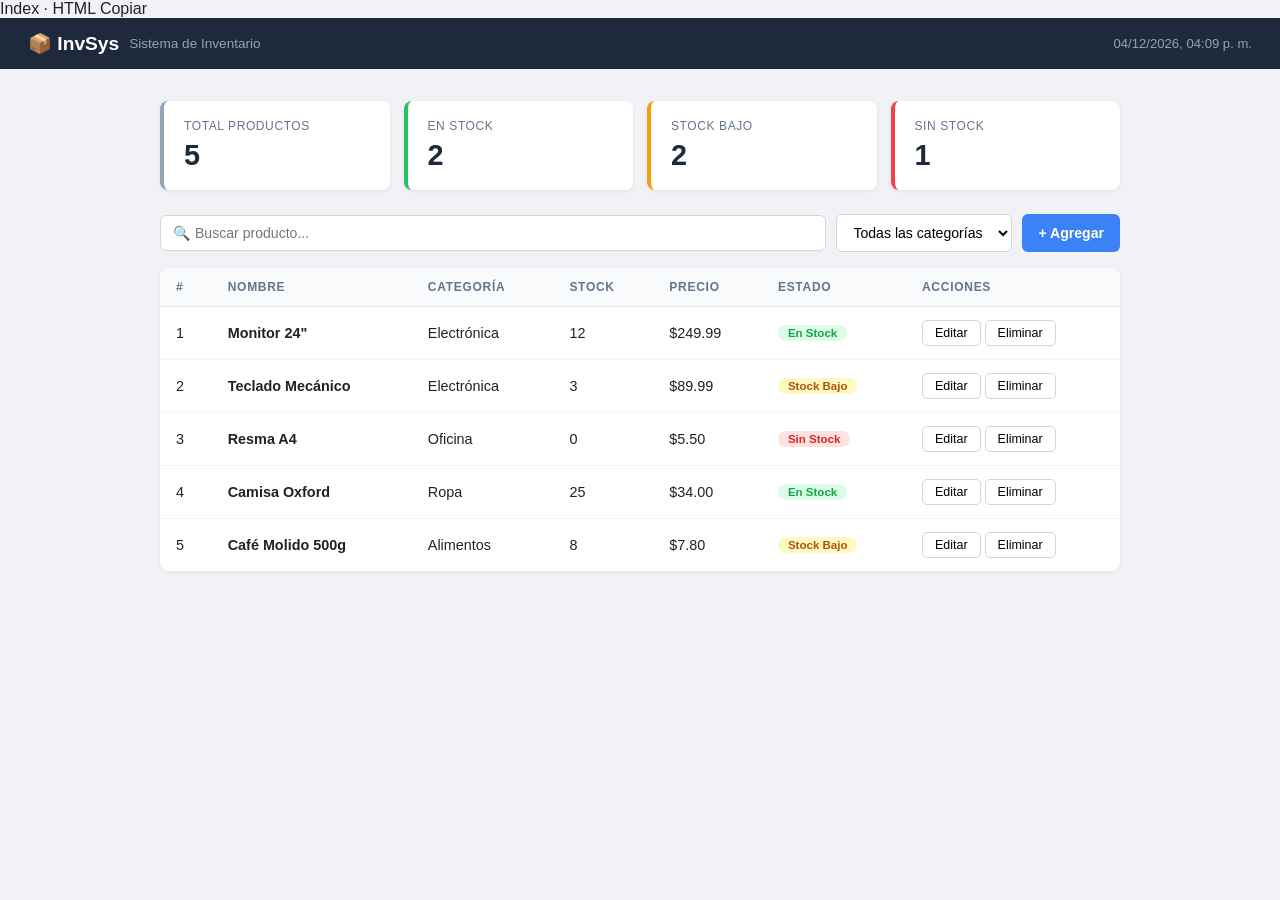
<file: index.html>
Index · HTML
Copiar

<!DOCTYPE html>
<html lang="es">
<head>
  <meta charset="UTF-8" />
  <meta name="viewport" content="width=device-width, initial-scale=1.0"/>
  <title>Inventory Management System</title>
  <link rel="stylesheet" href="style.css" />
</head>
<body>
 
  <header class="topbar">
    <div class="topbar-left">
      <span class="logo">📦 InvSys</span>
      <span class="subtitle">Sistema de Inventario</span>
    </div>
    <span class="date" id="liveDate"></span>
  </header>
 
  <main class="container">
 
    <!-- STATS -->
    <div class="stats-grid">
      <div class="stat-card">
        <span class="stat-label">Total Productos</span>
        <span class="stat-value" id="statTotal">0</span>
      </div>
      <div class="stat-card green">
        <span class="stat-label">En Stock</span>
        <span class="stat-value" id="statOk">0</span>
      </div>
      <div class="stat-card yellow">
        <span class="stat-label">Stock Bajo</span>
        <span class="stat-value" id="statLow">0</span>
      </div>
      <div class="stat-card red">
        <span class="stat-label">Sin Stock</span>
        <span class="stat-value" id="statOut">0</span>
      </div>
    </div>
 
    <!-- TOOLBAR -->
    <div class="toolbar">
      <div class="toolbar-top">
        <input type="text" id="searchInput" placeholder="🔍 Buscar producto..." />
      </div>
      <div class="toolbar-bottom">
        <select id="filterCategory">
          <option value="">Todas las categorías</option>
          <option>Electrónica</option>
          <option>Ropa</option>
          <option>Alimentos</option>
          <option>Oficina</option>
        </select>
        <button class="btn-add" id="openModal">+ Agregar</button>
      </div>
    </div>
 
    <!-- TABLE (desktop) -->
    <div class="table-wrapper desktop-only">
      <table>
        <thead>
          <tr>
            <th>#</th>
            <th>Nombre</th>
            <th>Categoría</th>
            <th>Stock</th>
            <th>Precio</th>
            <th>Estado</th>
            <th>Acciones</th>
          </tr>
        </thead>
        <tbody id="productTable"></tbody>
      </table>
    </div>
 
    <!-- CARDS (mobile) -->
    <div class="card-list mobile-only" id="productCardList"></div>
 
  </main>
 
  <!-- MODAL -->
  <div class="modal-overlay" id="modal">
    <div class="modal">
      <div class="modal-handle mobile-only"></div>
      <div class="modal-header">
        <h2 id="modalTitle">Agregar Producto</h2>
        <button id="closeModal">✕</button>
      </div>
      <form id="productForm">
        <input type="hidden" id="editId"/>
 
        <label>Nombre</label>
        <input type="text" id="fName" placeholder="Ej: Monitor 24'" required/>
 
        <div class="form-row">
          <div>
            <label>Categoría</label>
            <select id="fCategory" required>
              <option value="">Seleccionar...</option>
              <option>Electrónica</option>
              <option>Ropa</option>
              <option>Alimentos</option>
              <option>Oficina</option>
            </select>
          </div>
          <div>
            <label>Stock</label>
            <input type="number" id="fStock" placeholder="0" min="0" required/>
          </div>
        </div>
 
        <div class="form-row">
          <div>
            <label>Precio ($)</label>
            <input type="number" id="fPrice" placeholder="0.00" min="0" step="0.01" required/>
          </div>
          <div>
            <label>Stock Mínimo</label>
            <input type="number" id="fMinStock" value="5" min="0"/>
          </div>
        </div>
 
        <div class="form-actions">
          <button type="button" id="cancelModal" class="btn-cancel">Cancelar</button>
          <button type="submit" class="btn-save">Guardar</button>
        </div>
      </form>
    </div>
  </div>
 
  <script src="script.js"></script>
</body>
</html>
</file>
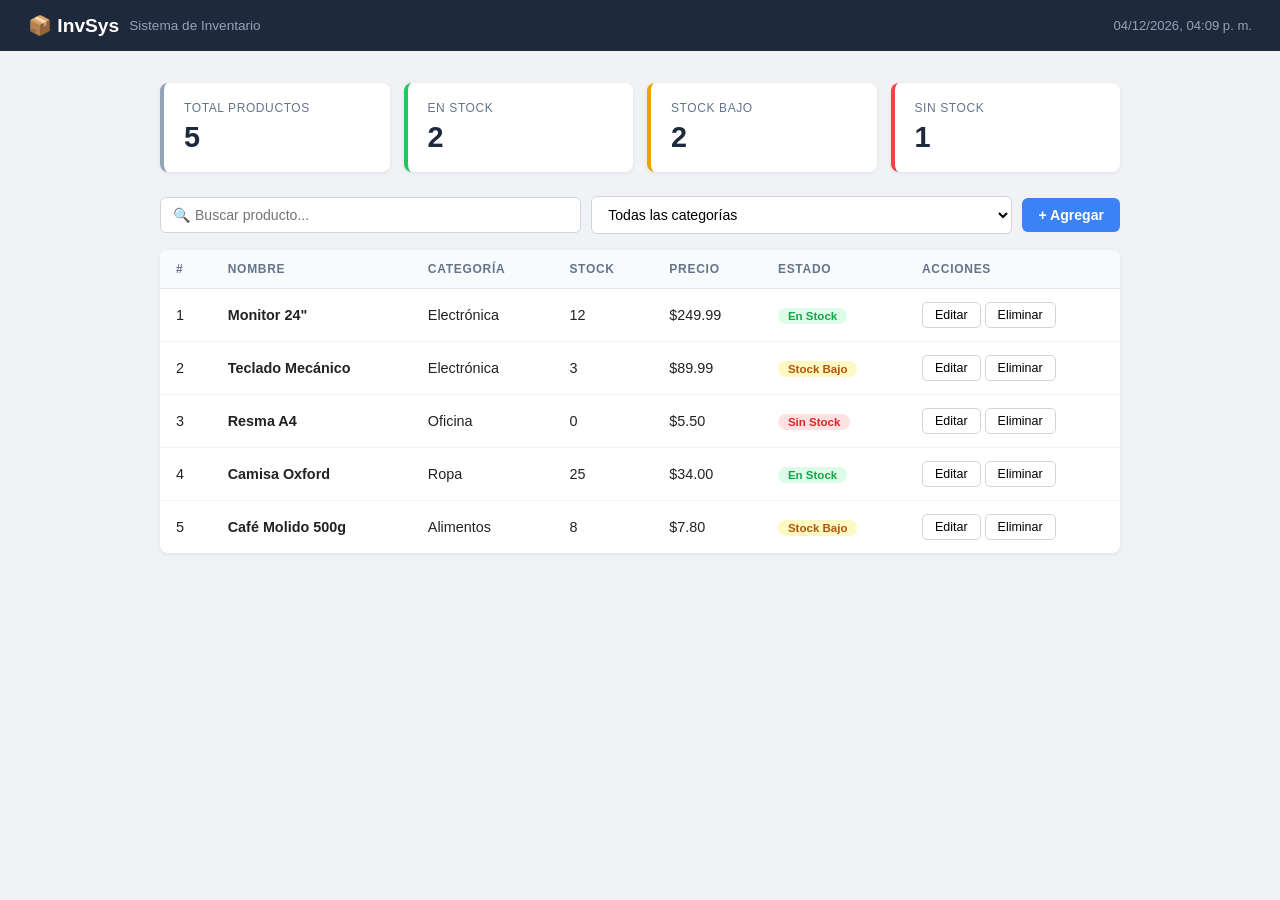
<file: index (4).html>
<!DOCTYPE html>
<html lang="es">
<head>
  <meta charset="UTF-8" />
  <meta name="viewport" content="width=device-width, initial-scale=1.0"/>
  <title>Inventory Management System</title>
  <link rel="stylesheet" href="style.css" />
</head>
<body>

  <header class="topbar">
    <div class="topbar-left">
      <span class="logo">📦 InvSys</span>
      <span class="subtitle">Sistema de Inventario</span>
    </div>
    <span class="date" id="liveDate"></span>
  </header>

  <main class="container">

    <!-- STATS -->
    <div class="stats-grid">
      <div class="stat-card">
        <span class="stat-label">Total Productos</span>
        <span class="stat-value" id="statTotal">0</span>
      </div>
      <div class="stat-card green">
        <span class="stat-label">En Stock</span>
        <span class="stat-value" id="statOk">0</span>
      </div>
      <div class="stat-card yellow">
        <span class="stat-label">Stock Bajo</span>
        <span class="stat-value" id="statLow">0</span>
      </div>
      <div class="stat-card red">
        <span class="stat-label">Sin Stock</span>
        <span class="stat-value" id="statOut">0</span>
      </div>
    </div>

    <!-- TOOLBAR -->
    <div class="toolbar">
      <input type="text" id="searchInput" placeholder="🔍 Buscar producto..." />
      <select id="filterCategory">
        <option value="">Todas las categorías</option>
        <option>Electrónica</option>
        <option>Ropa</option>
        <option>Alimentos</option>
        <option>Oficina</option>
      </select>
      <button class="btn-add" id="openModal">+ Agregar</button>
    </div>

    <!-- TABLE -->
    <div class="table-wrapper">
      <table>
        <thead>
          <tr>
            <th>#</th>
            <th>Nombre</th>
            <th>Categoría</th>
            <th>Stock</th>
            <th>Precio</th>
            <th>Estado</th>
            <th>Acciones</th>
          </tr>
        </thead>
        <tbody id="productTable"></tbody>
      </table>
    </div>

  </main>

  <!-- MODAL -->
  <div class="modal-overlay" id="modal">
    <div class="modal">
      <div class="modal-header">
        <h2 id="modalTitle">Agregar Producto</h2>
        <button id="closeModal">✕</button>
      </div>
      <form id="productForm">
        <input type="hidden" id="editId"/>

        <label>Nombre</label>
        <input type="text" id="fName" placeholder="Ej: Monitor 24'" required/>

        <div class="form-row">
          <div>
            <label>Categoría</label>
            <select id="fCategory" required>
              <option value="">Seleccionar...</option>
              <option>Electrónica</option>
              <option>Ropa</option>
              <option>Alimentos</option>
              <option>Oficina</option>
            </select>
          </div>
          <div>
            <label>Stock</label>
            <input type="number" id="fStock" placeholder="0" min="0" required/>
          </div>
        </div>

        <div class="form-row">
          <div>
            <label>Precio ($)</label>
            <input type="number" id="fPrice" placeholder="0.00" min="0" step="0.01" required/>
          </div>
          <div>
            <label>Stock Mínimo</label>
            <input type="number" id="fMinStock" value="5" min="0"/>
          </div>
        </div>

        <div class="form-actions">
          <button type="button" id="cancelModal" class="btn-cancel">Cancelar</button>
          <button type="submit" class="btn-save">Guardar</button>
        </div>
      </form>
    </div>
  </div>

  <script src="script.js"></script>
</body>
</html>
</file>
<file: style.css>
/* ===== RESET & BASE ===== */
* { margin: 0; padding: 0; box-sizing: border-box; }
 
body {
  font-family: Arial, sans-serif;
  background: #f0f2f5;
  color: #222;
  min-height: 100vh;
}
 
/* ===== TOPBAR ===== */
.topbar {
  background: #1e293b;
  color: #fff;
  padding: 12px 16px;
  display: flex;
  align-items: center;
  justify-content: space-between;
  gap: 8px;
}
.topbar-left { display: flex; align-items: center; gap: 10px; min-width: 0; }
.logo { font-size: 1rem; font-weight: bold; white-space: nowrap; }
.subtitle { color: #94a3b8; font-size: 0.8rem; white-space: nowrap; }
.date { font-size: 0.75rem; color: #94a3b8; white-space: nowrap; flex-shrink: 0; }
 
/* ===== CONTAINER ===== */
.container { max-width: 1000px; margin: 0 auto; padding: 16px; }
 
/* ===== STATS ===== */
.stats-grid {
  display: grid;
  grid-template-columns: repeat(2, 1fr);
  gap: 10px;
  margin-bottom: 16px;
}
 
.stat-card {
  background: #fff;
  border-radius: 8px;
  padding: 14px 16px;
  border-left: 4px solid #94a3b8;
  box-shadow: 0 1px 4px rgba(0,0,0,0.07);
  display: flex;
  flex-direction: column;
  gap: 4px;
}
.stat-card.green  { border-color: #22c55e; }
.stat-card.yellow { border-color: #f59e0b; }
.stat-card.red    { border-color: #ef4444; }
 
.stat-label { font-size: 0.7rem; color: #64748b; text-transform: uppercase; letter-spacing: 0.05em; }
.stat-value { font-size: 1.6rem; font-weight: bold; color: #1e293b; }
 
/* ===== TOOLBAR ===== */
.toolbar {
  display: flex;
  flex-direction: column;
  gap: 8px;
  margin-bottom: 14px;
}
 
.toolbar-top,
.toolbar-bottom {
  display: flex;
  gap: 8px;
}
 
.toolbar input,
.toolbar select {
  padding: 9px 12px;
  border: 1px solid #d1d5db;
  border-radius: 6px;
  font-size: 0.88rem;
  background: #fff;
  outline: none;
  width: 100%;
}
.toolbar input:focus,
.toolbar select:focus { border-color: #3b82f6; }
 
.btn-add {
  background: #3b82f6;
  color: #fff;
  border: none;
  border-radius: 6px;
  padding: 9px 16px;
  font-size: 0.88rem;
  font-weight: 600;
  cursor: pointer;
  white-space: nowrap;
  flex-shrink: 0;
}
.btn-add:hover { background: #2563eb; }
 
/* ===== VISIBILITY HELPERS ===== */
.desktop-only { display: none; }
.mobile-only  { display: block; }
 
/* ===== CARD LIST (mobile) ===== */
.card-list {
  display: flex;
  flex-direction: column;
  gap: 10px;
}
 
.prod-card {
  background: #fff;
  border-radius: 8px;
  padding: 14px 16px;
  box-shadow: 0 1px 4px rgba(0,0,0,0.07);
}
 
.prod-card-top {
  display: flex;
  align-items: flex-start;
  justify-content: space-between;
  gap: 8px;
  margin-bottom: 6px;
}
 
.prod-card-name {
  font-weight: bold;
  font-size: 0.92rem;
  flex: 1;
}
 
.prod-card-meta {
  display: flex;
  flex-wrap: wrap;
  gap: 10px;
  font-size: 0.82rem;
  color: #64748b;
  margin-bottom: 10px;
}
 
.prod-card-meta span strong {
  color: #1e293b;
}
 
.prod-card-actions {
  display: flex;
  gap: 8px;
}
 
/* ===== TABLE (desktop) ===== */
.table-wrapper {
  background: #fff;
  border-radius: 8px;
  box-shadow: 0 1px 4px rgba(0,0,0,0.07);
  overflow: hidden;
}
 
table { width: 100%; border-collapse: collapse; font-size: 0.9rem; }
 
thead { background: #f8fafc; }
th {
  padding: 12px 16px;
  text-align: left;
  font-size: 0.75rem;
  text-transform: uppercase;
  letter-spacing: 0.06em;
  color: #64748b;
  border-bottom: 1px solid #e2e8f0;
}
 
td { padding: 13px 16px; border-bottom: 1px solid #f1f5f9; }
tbody tr:last-child td { border-bottom: none; }
tbody tr:hover { background: #f8fafc; }
 
/* STATUS BADGES */
.badge {
  display: inline-block;
  padding: 2px 10px;
  border-radius: 100px;
  font-size: 0.72rem;
  font-weight: 600;
}
.badge-ok     { background: #dcfce7; color: #16a34a; }
.badge-low    { background: #fef9c3; color: #b45309; }
.badge-out    { background: #fee2e2; color: #dc2626; }
 
/* ACTION BUTTONS */
.btn-edit, .btn-del {
  border: 1px solid #d1d5db;
  background: #fff;
  border-radius: 5px;
  padding: 5px 12px;
  font-size: 0.78rem;
  cursor: pointer;
  transition: all 0.15s;
}
.btn-edit:hover { border-color: #3b82f6; color: #3b82f6; }
.btn-del:hover  { border-color: #ef4444; color: #ef4444; }
 
/* EMPTY */
.empty-row td,
.empty-cards {
  text-align: center;
  color: #94a3b8;
  padding: 40px;
}
 
/* ===== MODAL ===== */
.modal-overlay {
  position: fixed; inset: 0;
  background: rgba(0,0,0,0.5);
  display: none;
  align-items: flex-end;
  justify-content: center;
  z-index: 100;
}
.modal-overlay.open { display: flex; }
 
.modal {
  background: #fff;
  border-radius: 16px 16px 0 0;
  padding: 16px 20px 32px;
  width: 100%;
  max-height: 90vh;
  overflow-y: auto;
  box-shadow: 0 -4px 24px rgba(0,0,0,0.15);
}
 
/* Drag handle for mobile */
.modal-handle {
  width: 36px;
  height: 4px;
  background: #d1d5db;
  border-radius: 2px;
  margin: 0 auto 14px;
}
 
.modal-header {
  display: flex;
  justify-content: space-between;
  align-items: center;
  margin-bottom: 16px;
}
.modal-header h2 { font-size: 1.05rem; color: #1e293b; }
.modal-header button {
  background: none; border: none; font-size: 1.1rem;
  color: #94a3b8; cursor: pointer; padding: 4px;
}
.modal-header button:hover { color: #ef4444; }
 
/* FORM */
form { display: flex; flex-direction: column; gap: 14px; }
 
form label { font-size: 0.78rem; color: #64748b; font-weight: 600; display: block; margin-bottom: 4px; }
form input, form select {
  width: 100%;
  padding: 10px 12px;
  border: 1px solid #d1d5db;
  border-radius: 6px;
  font-size: 0.9rem;
  outline: none;
}
form input:focus, form select:focus { border-color: #3b82f6; }
 
.form-row {
  display: grid;
  grid-template-columns: 1fr 1fr;
  gap: 12px;
}
 
.form-actions {
  display: flex;
  gap: 8px;
  margin-top: 4px;
}
 
.btn-cancel {
  flex: 1;
  background: #f1f5f9;
  border: 1px solid #d1d5db;
  border-radius: 6px;
  padding: 10px;
  font-size: 0.88rem;
  cursor: pointer;
}
.btn-cancel:hover { border-color: #94a3b8; }
 
.btn-save {
  flex: 2;
  background: #3b82f6;
  color: #fff;
  border: none;
  border-radius: 6px;
  padding: 10px;
  font-size: 0.88rem;
  font-weight: 600;
  cursor: pointer;
}
.btn-save:hover { background: #2563eb; }
 
/* ===== DESKTOP (600px+) ===== */
@media (min-width: 600px) {
  .topbar { padding: 14px 28px; }
  .logo { font-size: 1.2rem; }
  .subtitle { font-size: 0.85rem; }
  .date { font-size: 0.82rem; }
 
  .container { padding: 32px 20px; }
 
  .stats-grid {
    grid-template-columns: repeat(4, 1fr);
    gap: 14px;
    margin-bottom: 24px;
  }
  .stat-card { padding: 18px 20px; gap: 6px; }
  .stat-label { font-size: 0.75rem; }
  .stat-value { font-size: 1.8rem; }
 
  .toolbar {
    flex-direction: row;
    gap: 10px;
    margin-bottom: 16px;
    align-items: center;
  }
  .toolbar-top { flex: 1; }
  .toolbar-bottom { flex-shrink: 0; gap: 10px; }
  .toolbar-bottom select { width: auto; }
 
  .desktop-only { display: block; }
  .mobile-only  { display: none; }
 
  /* Modal centered on desktop */
  .modal-overlay { align-items: center; }
  .modal {
    border-radius: 10px;
    max-width: 440px;
    padding: 28px;
    max-height: 80vh;
    box-shadow: 0 8px 32px rgba(0,0,0,0.18);
  }
}
</file>
